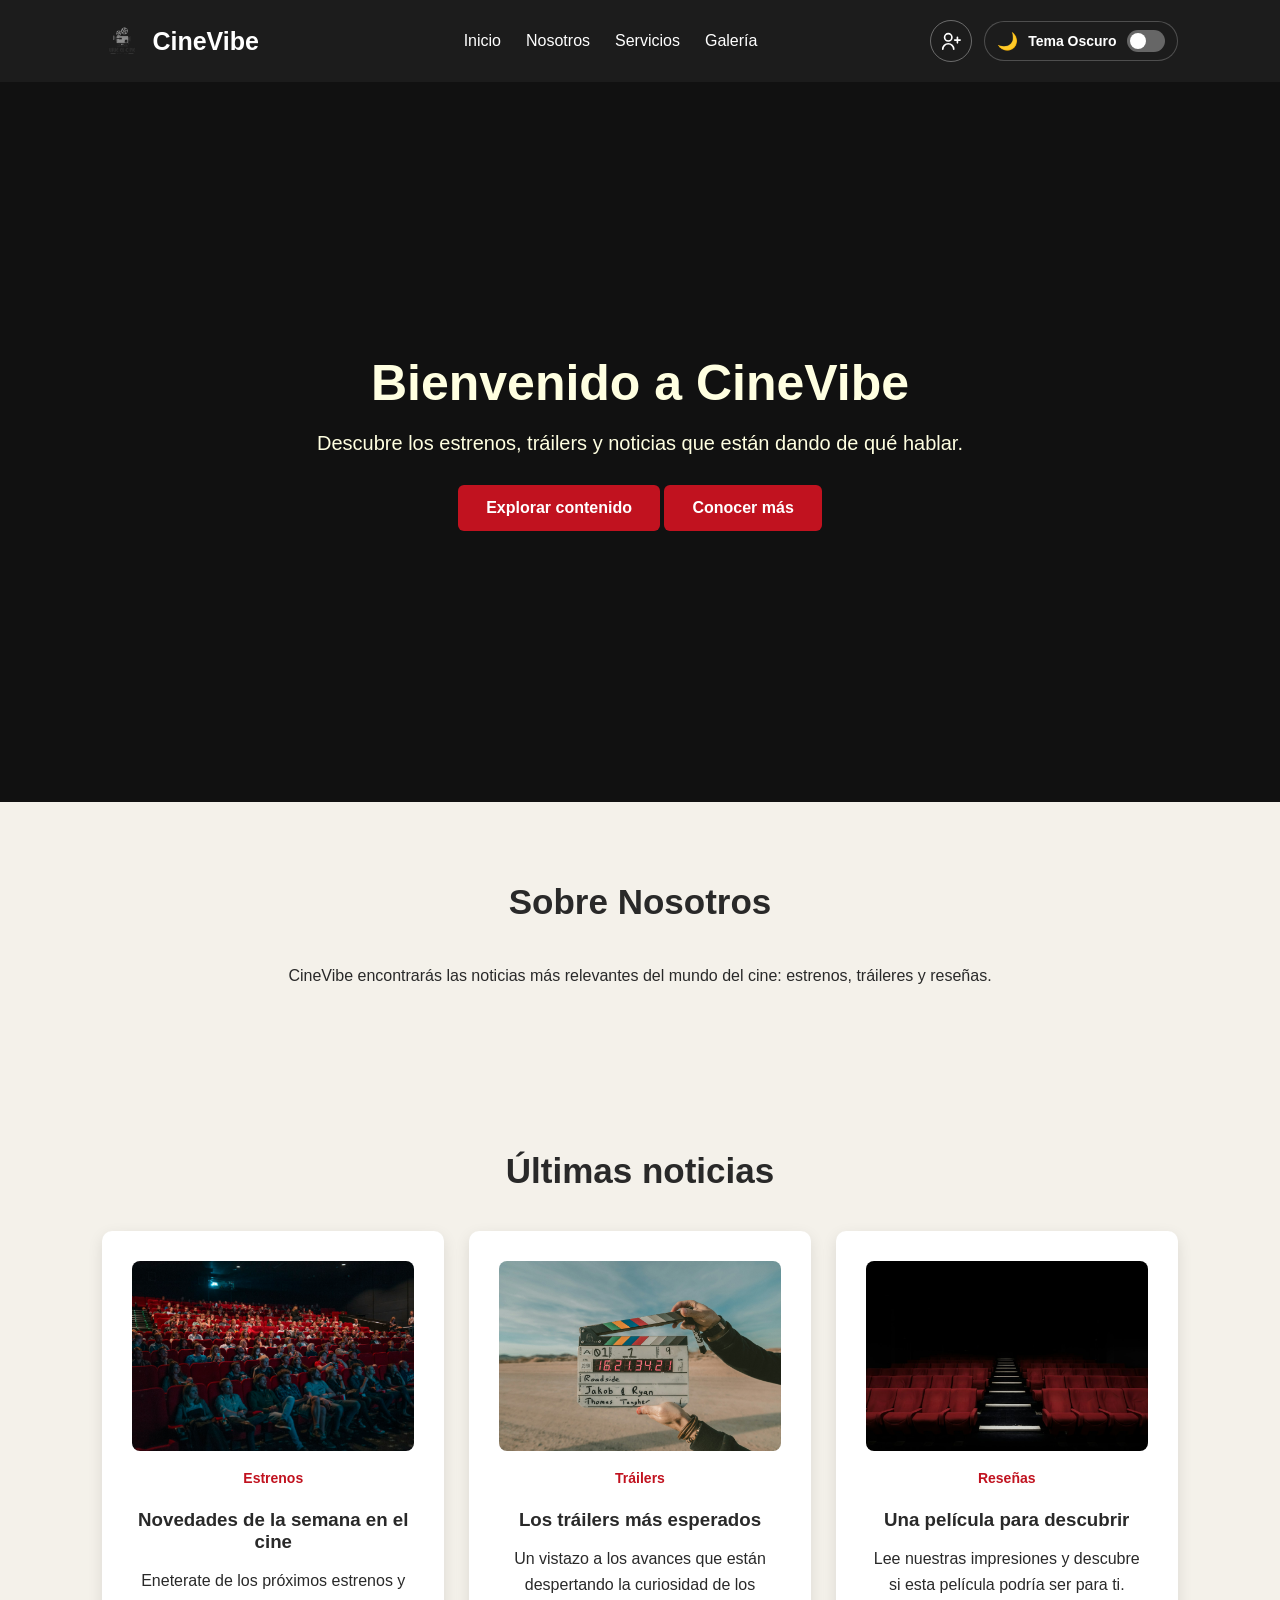
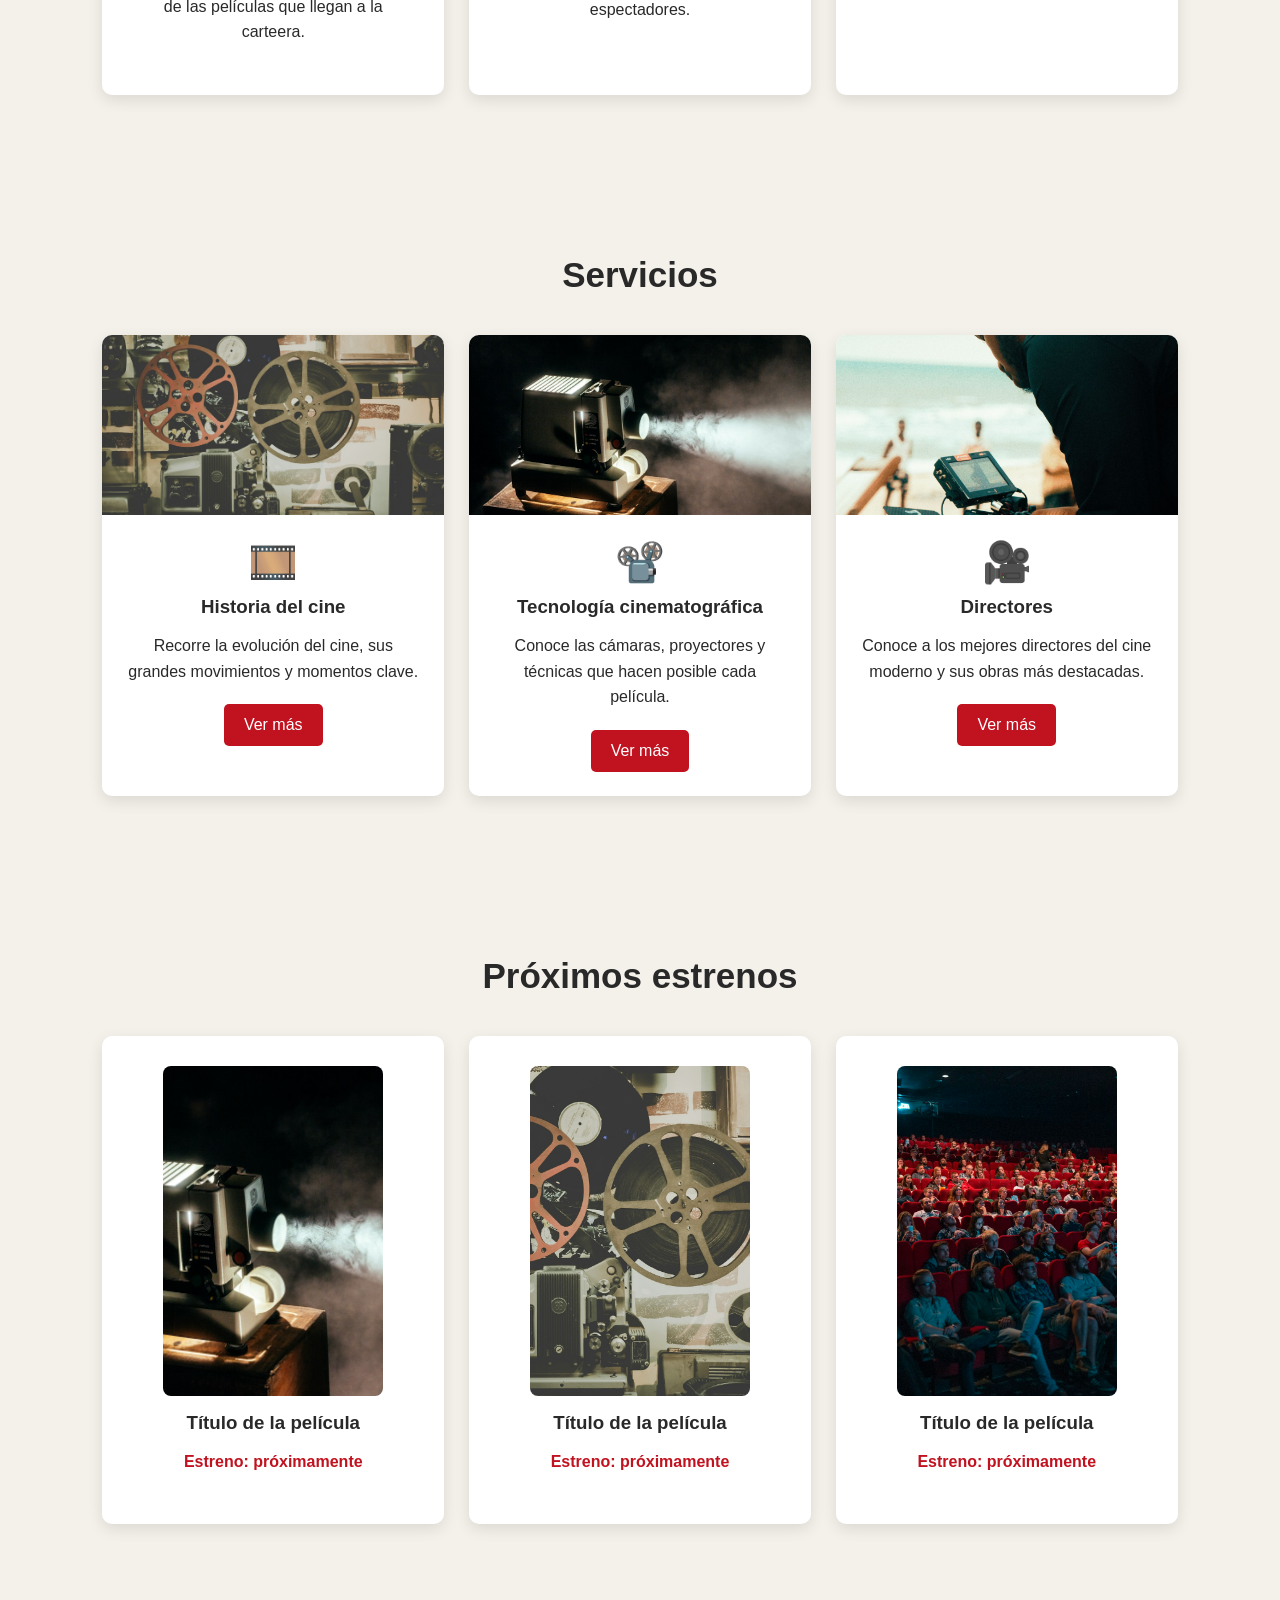
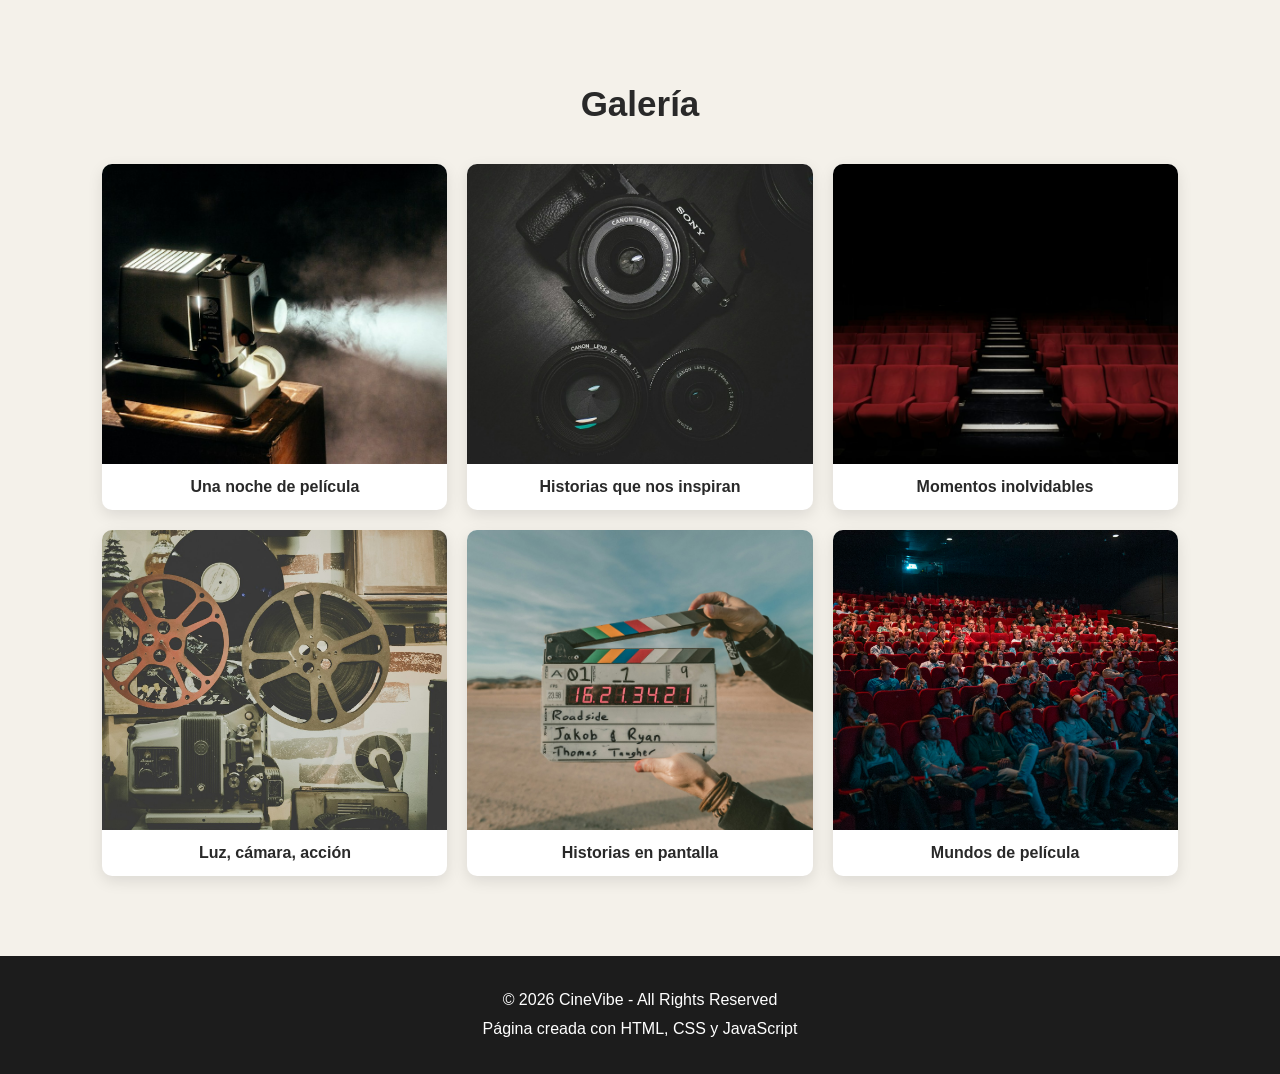
<file: index.html>
<!DOCTYPE html>
<html lang="es">
<head>
    <meta charset="UTF-8">
    <meta name="viewport" content="width=device-width, initial-scale=1.0">

    <title> CineVibe | Noticias de Cine</title>

    <!-- Conexión con CSS -->
    <link rel="stylesheet" href="styles.css">
</head>

<body>
    <!-- =========================
         ENCABEZADO
    ========================== -->
    <header>

        <div class="logo">
            <img src="logo.png" alt="">
            <span>CineVibe</span>
        </div>

        <nav>
            <a href="#inicio">Inicio</a>
            <a href="#nosotros">Nosotros</a>
            <a href="#servicios">Servicios</a>
            <a href="#galeria">Galería</a>
        </nav>
        <div class="acciones-header">
            <a class="registro-icono"
               href="registro.html"
               aria-label="Inscribirse en CineVibe"
               title="Inscribirse">
                <svg viewBox="0 0 24 24" aria-hdden="true">
                    <circle cx="9" cy="8" r="4"></circle>
                    <path d="M3 21a6 6 0 0 1 12 0"></path>
                    <path d="M19 8v6M16 11h6"></path>
                </svg>
            </a>
            <button id="temaBtn" class="tema-toggle" type="button"
                aria-label="Cambiar a tema oscuro" aria-pressed="false">
                <span class="tema-toggle__icono" aria-hidden="true">🌙</span>
                <span class="tema-toggle__texto">Tema Oscuro</span>
                <span class="tema-toggle__pista" aria-hidden="true">
                    <span class="tema-toggle__circulo"></span>
                </span>
            </button>
        </div>
    </header>


    <!-- =========================
         SECCIÓN PRINCIPAL
    ========================== -->
    <section id="inicio" class="hero">

        <div class="hero-slideshow" aria-hidden="true">
    <span class="hero-slide hero-slide--1"></span>
    <span class="hero-slide hero-slide--2"></span>
    <span class="hero-slide hero-slide--3"></span>
    <span class="hero-slide hero-slide--4"></span>
        </div>
        
        <div class="hero-text">

            <h1>Bienvenido a CineVibe</h1>

            <p>
                Descubre los estrenos, tráilers y noticias que están dando de qué hablar.
            </p>

            <a class="hero-boton" href="#servicios">
                Explorar contenido 
            </a>

            <button class="hero-boton" onclick="mostrarMensaje()">
                Conocer más
            </button>

        </div>

    </section>


    <!-- =========================
         NOSOTROS
    ========================== -->
    <section id="nosotros" class="section">

        <h2>Sobre Nosotros</h2>

        <p class="texto-centro">
            CineVibe encontrarás las noticias más relevantes del mundo del cine: estrenos, tráileres y reseñas.
        </p>

    </section>
    
    <section id="noticias" class="section">
        <h2>Últimas noticias</h2>

        <div class="cards">
            <article class="card">
                <img class="noticia-imagen" src="fondo2.jpg" alt="Público disfrutando de una película en la sala de cine">
                <p class="noticia-categoria">Estrenos</p>
                <h3>Novedades de la semana en el cine</h3>
                <p>Eneterate de los próximos estrenos y de las películas que llegan a la carteera.</p>
            </article>

            <article class="card">
                <img class="noticia-imagen" src="fondo1.jpg" alt="Claqueta de cine durante una producción">
                <p class="noticia-categoria">Tráilers</p>
                <h3>Los tráilers más esperados</h3>
                <p>Un vistazo a los avances que están despertando la curiosidad de los espectadores.</p>
            </article>

            <article class="card">
                <img class="noticia-imagen" src="foto3.jpg" alt="Butacas rojas en una sala de cine">
                <p class="noticia-categoria">Reseñas</p>
                <h3>Una película para descubrir</h3>
                <p>Lee nuestras impresiones y descubre si esta película podría ser para ti.</p>
            </article>
        </div>
    </section>

    <!-- =========================
         SERVICIOS
    ========================== -->
    <section id="servicios" class="section fondo">

        <h2>Servicios</h2>

        <div class="cards">

            <div class="card">
                <img class="servicio-imagen" src="fondo3.jpg" alt="" aria-hidden="true">
                <div class="card-contenido">
                <span class="servicio-icono" aria-hidden="true">🎞️</span>
                <h3>Historia del cine</h3>
                <p>
                    Recorre la evolución del cine, sus grandes movimientos y momentos clave.
                </p>

                <button onclick="mostrarServicio('Historia del cine')">
                    Ver más
                </button>
                </div>
            </div>


            <div class="card">
                <img class="servicio-imagen" src="foto1.jpg" alt="" aria-hidden="true">
                <div class="card-contenido">
                <span class="servicio-icono" aria-hidden="true">📽️</span>
                <h3>Tecnología cinematográfica</h3>
                <p>
                    Conoce las cámaras, proyectores y técnicas que hacen posible cada película.
                </p>

                <button onclick="mostrarServicio('Tecnología cinematográfica')">
                    Ver más
                </button>
                </div>
            </div>


            <div class="card">
                <img class="servicio-imagen" src="teatro.jpg" alt="" aria-hidden="true">
                <div class="card-contenido">
                <span class="servicio-icono" aria-hidden="true">🎥</span>
                <h3>Directores</h3>
                <p>
                    Conoce a los mejores directores del cine moderno y sus obras más destacadas.
                </p>

                <button onclick="mostrarServicio('Directores')">
                    Ver más
                </button>
                </div>
            </div>

        </div>

    </section>

    <section id="estrenos" class="section">
        <h2>Próximos estrenos</h2>

        <div class="cards">
            <div class="card">
                <img class="estreno-poster" src="foto1.jpg" alt="Imagen cinematográfica para el próximo estreno">
                <h3>Título de la película</h3>
                <p class="estreno-fecha">Estreno: próximamente</p>
            </div>

            <div class="card">
                <img class="estreno-poster" src="fondo3.jpg" alt="Imagen cinematográfica para el próximo estreno">
                <h3>Título de la película</h3>
                <p class="estreno-fecha">Estreno: próximamente</p>
            </div>

            <div class="card">
                <img class="estreno-poster" src="fondo2.jpg" alt="Imagen cinematográfica para el próximo estreno">
                <h3>Título de la película</h3>
                <p class="estreno-fecha"> Estreno: próximamente</p>
            </div>
        </div>
    </section>

    <!-- =========================
         GALERÍA
    ========================== -->
    <section id="galeria" class="section">

        <h2>Galería</h2>

        <div class="galeria">
            <figure class="galeria-tarjeta">
                <img src="foto1.jpg" alt="Escena de cine">
                <figcaption>Una noche de película</figcaption>
            </figure>

            <figure class="galeria-tarjeta">
                <img src="foto2.jpg" alt="Cámara fotográfica utilizada para crear imágenes de cine">
                <figcaption>Historias que nos inspiran</figcaption>
            </figure>

            <figure class="galeria-tarjeta">
                <img src="foto3.jpg" alt="Sala de cine con butacas rojas">
                <figcaption>Momentos inolvidables</figcaption>
            </figure>

            <figure class="galeria-tarjeta">
                <img src="fondo3.jpg" alt="Rollos de película antiguos">
                <figcaption>Luz, cámara, acción</figcaption>
            </figure>

            <figure class="galeria-tarjeta">
                <img src="fondo1.jpg" alt="Claqueta preparada para iniciar una escena">
                <figcaption>Historias en pantalla</figcaption>
            </figure>

            <figure class="galeria-tarjeta">
                <img src="fondo2.jpg" alt="Público viendo una película en una sala">
                <figcaption>Mundos de película</figcaption>
            </figure>
        </div>

    </section>


    <!-- =========================
         PIE DE PÁGINA
    ========================== -->
    <footer>

        <p>
            © 2026 CineVibe - All Rights Reserved
        </p>

        <p>
            Página creada con HTML, CSS y JavaScript
        </p>

    </footer>


    <!-- Conexión con JavaScript -->
    <script src="script.js"></script>

</body>
</html>
</file>
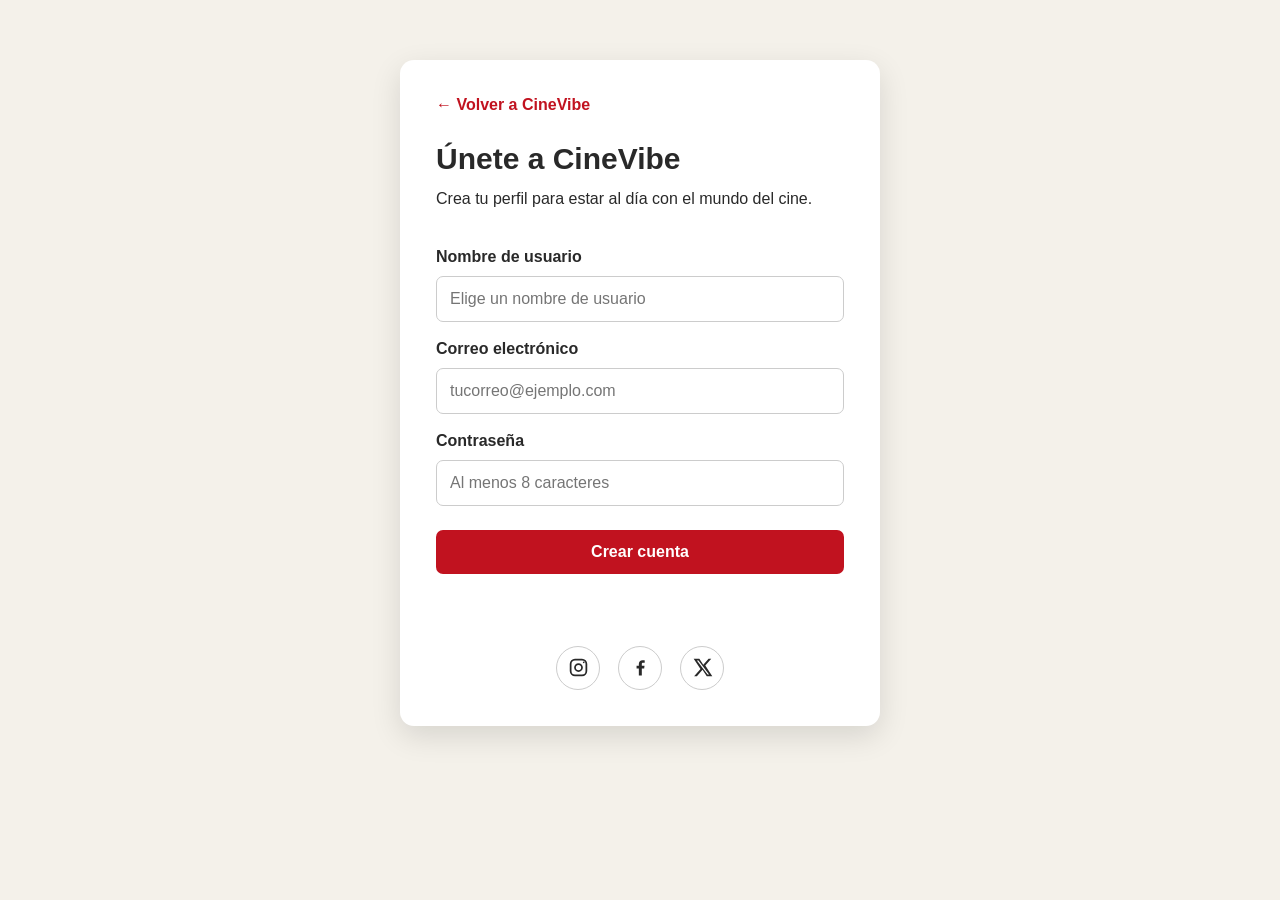
<file: registro.html>
<!DOCTYPE html>
<html lang="es">
<head>
    <meta charset="UTF-8">
    <meta name="viewport" content="width=device-width, initial-scale=1.0">
    <title>Inscripción | CineVibe</title>
    <link rel="stylesheet" href="styles.css">
</head>
<body>
    <main class="registro">
        <a href="index.html">← Volver a CineVibe</a>

        <h1>Únete a CineVibe</h1>
        <p>Crea tu perfil para estar al día con el mundo del cine.</p>

        <form id="formularioRegistro">
            <label for="usuario">Nombre de usuario</label>
            <input type="text" id="usuario" name="usuario"
                   minlength="3" maxlength="30" required
                   autocomplete="username"
                   placeholder="Elige un nombre de usuario">

            <label for="correo">Correo electrónico</label>
            <input type="email" id="correo" name="correo"
                   required autocomplete="email"
                   placeholder="tucorreo@ejemplo.com">

            <label for="contrasena">Contraseña</label>
            <input type="password" id="contrasena" name="contrasena"
                   minlength="8" required autocomplete="new-password"
                   placeholder="Al menos 8 caracteres">

            <button type="submit">Crear cuenta</button>
            <p id="registroMensaje" aria-live="polite"></p>
        </form>
        <div class="redes-registro" aria-label="Redes sociales de Cinevibe">
            <a href="https://www.instagram.com"
               target="_blank" rel="noopener noreferrer"
               aria-label="Instagram de CineVibe">
                <svg viewBox="0 0 24 24" aria-hidden="true">
                    <rect x="3" y="3" width="18" height="18" rx="5"></rect>
                    <circle cx="12" cy="12" r="4"></circle>
                    <circle class="punto" cx="18" cy="6" r="1"></circle>
                </svg>
            </a>

            <a href="https://www.facebook.com"
               target="_blank" rel="noopener noreferrer"
               aria-label="Facebook de CineVibe">
                <svg viewBox="0 0 24 24" aria-hidden="true">
                    <path d="M13.5 21v-8h2.7l.4-3h-3.1V8.1c0-.9.3-1.5 1.6-1.5h1.7V3.9c-.3 0-1.3-.1-2.5-.1-2.5 0-4.2 1.5-4.2 4.3V10H7.5v3h2.6v8z"></path>
                </svg>
            </a>

            <a href="https://x.com/TU_USUARIO"
               target="_blank" rel="noopener noreferrer"
               aria-label="X de CineVibe">
                <svg viewBox="0 0 24 24" aria-hidden="true">
                    <path d="M18.9 2H22l-6.8 7.8L23.2 22h-6.3L12 14.6 5.6 22H2.4l7.3-8.4L1.9 2h6.5l4.5 6.8zm-1.1 18h1.7L7.4 3.9H5.6z"></path>
                </svg>
            </a> 
        </div>
    </main>
</body>
</html>
</file>
<file: styles.css>
/* =========================
   CONFIGURACIÓN GENERAL
========================= */

* {
    --color-fondo: #f4f1ea;
    --color-superficie: #ffffff;
    --color-texto: #292929;
    --color-oscuro: #1c1c1c;
    --color-acento: #c1121f;
    --color-acento-hover: #980e18;
    margin: 0;
    padding: 0;
    box-sizing: border-box;
}

html {
    scroll-behavior: smooth;
}

body {
    font-family: Arial, sans-serif;
    background-color: var(--color-fondo);
    color: var(--color-texto);
}


/* =========================
   ENCABEZADO
========================= */

header {
    background-color: var(--color-oscuro);
    color: white;

    display: flex;
    justify-content: space-between;
    align-items: center;

    padding: 20px 8%;

    position: sticky;
    top: 0;

    z-index: 1000;
}

.logo {
    display: flex;
    align-items: center;
    gap: 10px;
    font-size: 25px;
    font-weight: bold;
}

.logo img {
    width: 40px;
    height: 40px;
    object-fit: contain;
}

nav {
    display: flex;
    gap: 25px;
    margin-left: 32px;
}

nav a {
    color: white;
    text-decoration: none;
}

nav a:hover {
    color: var(--color-acento);
}


/* =========================
   HERO
========================= */

.hero {
    position: relative;
    min-height: 80vh;
    display: flex;
    justify-content: center;
    align-items: center;
    text-align: center;
    padding: 40px;
    overflow: hidden;
    background: #111;
    color: rgb(255, 255, 225);
}

.hero-slideshow {
    position: absolute;
    inset: 0;
    z-index: 0;
}

.hero-slide {
    position: absolute;
    inset: 0;
    opacity: 0;
    background-size: cover;
    background-position: center;
    animation: cambioHero 20s infinite ease-in-out;
}

.hero-slide--1 {
    background-image: url('foto1.jpg');
}

.hero-slide--2 {
    background-image: url('foto2.jpg');
    animation-delay: 5s;
}

.hero-slide--3 {
    background-image: url('fondo2.jpg');
    animation-delay: 10s;
}

.hero-slide--4 {
    background-image: url('fondo3.jpg');
    animation-delay: 15s;
}

.hero-slide::after {
    content: "";
    position: absolute;
    inset: 0;
    background: rgba(0, 0, 0, 0.55);
}

@keyframes cambioHero {
    0% {
        opacity: 0;
    }
   
    5% {
        opacity: 1;
    }

    25% {
        opacity: 1;
    }

    30% {
        opacity: 0;
    }
   
    100% {
        opacity: 0;
    }
}

.hero-text {
    max-width: 700px;
    position: relative;
    z-index: 1;
}

.hero h1 {
    font-size: 50px;
    margin-bottom: 20px;
}

.hero p {
    font-size: 20px;
    margin-bottom: 30px;
}

.hero-boton {
    display: inline-block;
    padding: 14px 28px;
    background-color: var(--color-acento);
    color: white;
    text-decoration: none;
    border-radius: 6px;
    font-weight: bold;
    transition: background-color 0.3s, transform 0.3s;
}

.hero-boton:hover {
    background-color: var(--color-acento-hover);
    transform: scale(1.05);
}

.hero-boton:focus-visible {
    outline: 3px solid var(--color-acento);
    outline-offset: 4px;
}


/* =========================
   SECCIONES
========================= */

.section {
    padding: 80px 8%;
}

.section h2 {
    text-align: center;
    font-size: 35px;
    margin-bottom: 40px;
}

.fondo {
    background-color: var(--color-fondo);
}

.texto-centro {
    max-width: 800px;
    margin: auto;
    text-align: center;
    line-height: 1.8;
}


/* =========================
   BOTONES
========================= */

button {
    background-color: var(--color-acento);
    color: white;

    border: none;

    padding: 12px 20px;

    border-radius: 5px;

    cursor: pointer;

    font-size: 16px;
}

#temaBtn.tema-toggle {
    display: inline-flex;
    align-items: center;
    gap: 10px;
    background: var(--color-oscuro);
    color: #fff;
    border: none;
    padding: 8px 12px;
    border: 1px solid rgba(255,255,255,0.22);
    border-radius: 999px;
    cursor: pointer;
    font-size: 14px;
    font-weight: 600;
    transition: background-color 0.25s ease, border-color 0.3s ease, transform 0.2s ease;
}

#temaBtn.tema-toggle:hover {
    background: #454545;
    border-color: rgba(255,255,255,0.45);
    transform: translateY(-1px);
}

#temaBtn.tema-toggle:focus-visible {
    outline: 3px solid #00aaff;
    outline-offset: 3px;
}

.tema-toggle__icono {
    font-size: 17px;
    color: #ffd166;
    line-height: 1;
}

.tema-toggle__pista {
    display: flex;
    align-items: center;
    width: 38px;
    height: 22px;
    padding: 3px;
    border-radius: 999px;
    background: #666;
    transition: background-color 0.25s ease;
}

.tema-toggle__circulo {
    width: 16px;
    height: 16px;
    border-radius: 50%;
    background: #fff;
    transition: transform 0.25s ease;
}

#temaBtn[aria-pressed="true"] .tema-toggle__pista {
    background: #0077cc;
}

#temaBtn[aria-pressed="true"] .tema-toggle__circulo {
    transform: translateX(16px);
}


/* =========================
   TARJETAS
========================= */

.cards {
    display: grid;

    grid-template-columns:
        repeat(3, 1fr);

    gap: 25px;
}

.card {
    background-color: var(--color-superficie);

    padding: 30px;

    text-align: center;

    border-radius: 10px;

    box-shadow:
        0 5px 15px rgba(0, 0, 0, 0.1);
}

.card-contenido {
    padding: 24px;
}

.card h3 {
    margin-bottom: 15px;
}

.card p {
    margin-bottom: 20px;
    line-height: 1.6;
}

.noticia-imagen {
    display: block;
    width: 100%;
    height: 190px;
    object-fit: cover;
    border-radius: 8px;
    margin-bottom: 16px;
}

.noticia-categoria {
    color:var(--color-acento);
    font-size: 14px;
    font-weight: bold;
    margin-bottom: 8px;
}

.servicio-icono {
    display: block;
    font-size: 40px;
    margin-bottom: 14px;
}

#servicios .card {
    padding: 0;
    overflow: hidden;
    color: var(--color-texto);
    transition: transform 0.25s ease, box-shadow 0.25s ease;
}

#servicios .card:hover {
    transform: translateY(-8px);
    box-shadow: 0 12px 25px rgba(0, 0, 0, 0.18);
}   

.servicio-imagen {
    display: block;
    width: 100%;
    height: 180px;
    object-fit: cover;
}

.servicio-icono {
    margin-bottom: 10px;
}

#estrenos .cards {
    grid-template-columns: repeat(auto-fit, minmax(180px, 1fr));
}

.estreno-poster {
    display: block;
    width: min(100%, 220px);
    aspect-ratio: 2 / 3;
    object-fit: cover;
    border-radius: 8px;
    margin: 0 auto 16px;
}

.estreno-fecha {
    color: var(--color-acento);
    font-weight: bold;
}


/* =========================
   GALERÍA
========================= */

.galeria {
    display: grid;
    grid-template-columns: repeat(3, 1fr);
    gap: 20px;
}

.galeria-tarjeta {
    overflow: hidden;
    margin: 0;
    border-radius: 10px;
    background-color: var(--color-superficie);
    color: var(--color-texto);
    box-shadow: 0 5px 15px rgba(0, 0, 0, 0.1);
}

.galeria-tarjeta img {
    display: block;
    width: 100%;
    height: 300px;
    object-fit: cover;
    transition: transform 0.3s ease;
}

.galeria-tarjeta:hover img {
    transform: scale(1.06);
}

.galeria-tarjeta figcaption {
    padding: 14px;
    text-align: center;
    font-weight: bold;
}


/* =========================
   FORMULARIO
========================= */

form {
    max-width: 600px;

    margin: auto;

    display: flex;

    flex-direction: column;

    gap: 15px;
}

form input,
form textarea {
    padding: 15px;

    border: 1px solid #ccc;

    border-radius: 5px;

    font-family: Arial;
}

form textarea {
    height: 150px;

    resize: vertical;
}


/* =========================
   PIE DE PÁGINA
========================= */

footer {
    background-color: var(--color-oscuro);

    color: white;

    text-align: center;

    padding: 30px;

    line-height: 1.8;
}


/* =========================
   RESPONSIVE
========================= */

@media (max-width: 768px) {

    header {
        flex-direction: column;

        gap: 20px;
    }

    nav {
        flex-wrap: wrap;

        justify-content: center;
        margin-left: 0;
    }

    .hero h1 {
        font-size: 35px;
    }

    .cards {
        grid-template-columns: 1fr;
    }

    .galeria {
        grid-template-columns: 1fr;
    }

}


/* =========================
   DARK MODE
========================= */
body.modo-oscuro {
    background-color: var(--color-oscuro);
    color: white;
}

body.modo-oscuro .fondo {
    background-color: #1e1e1e;
}

body.modo-oscuro .card {
    background-color: #242424;
    color: white;    
}

body.modo-oscuro #servicios .card {
    background-color: #242424;
    color: white;
}


/* Página de inscripción */
.registro {
    width: min(100% - 32px, 480px);
    margin: 60px auto;
    padding: 36px;
    background-color: var(--color-superficie);
    color: var(--color-texto);
    border-radius: 14px;
    box-shadow: 0 10px 30px rgba(0, 0, 0, 0.12);
}

.registro > a {
    display: inline-block;
    margin-bottom: 28px;
    color: var(--color-acento);
    text-decoration: none;
    font-weight: bold;
}
.registro > a:hover {
    text-decoration: underline;
}

.registro h1 {
    margin-bottom: 10px;
    font-size: 30px;
}

.registro > p {
    margin-bottom: 28px;
    line-height:1.6;
}

#formularioRegistro {
    display: flex;
    flex-direction: column;
    gap: 10px;
}

#formularioRegistro label {
    margin-top: 8px;
    font-weight: bold;
}

#formularioRegistro input {
    width: 100%;
    padding: 13px;
    border: 1px solid #ccc;
    border-radius: 7px;
    font: inherit;
}

#formularioRegistro input:focus-visible {
    outline: 3px solid var(--color-acento);
    outline-offset: 2px;
}

#formularioRegistro button {
    margin-top:14px;
    padding: 13px;
    border: 0;
    border-radius: 7px;
    background-color: var(--color-acento);
    color: white;
    font: inherit;
    font-weight: bold;
    cursor: pointer;
    transition: background-color 0.2s ease, transform 0.2s ease;
}

#formularioRegistro button:hover {
    background-color: var(--color-acento-hover);
    transform: translateY(-2px);
}

#registroMensaje {
    min-height: 24px;
    margin-top: 10px;
    color: var(--color-acento);
    line-height: 1.5;
}

@media (max-width: 768px) {
    .registro {
        margin: 24px auto;
        padding: 24px 20px;
    }
}

.acciones-header {
    display: flex;
    align-items: center;
    gap: 12px;
}

.registro-icono {
    display: grid;
    place-items: center;
    width: 42px;
    height: 42px;
    color: white;
    border: 1px solid rgba(255, 255, 255, 0.35);
    border-radius: 50%;
    transition: color 0.2s ease, background-color 0.2s ease;
}

.registro-icono svg {
    width: 22px;
    height: 22px;
    fill: none;
    stroke: currentColor;
    stroke-width: 1.8;
    stroke-linecap: round;
    stroke-linejoin: round;
}

.registro-icono:hover {
    color: white;
    background-color: var(--color-acento);
}

.registro-icono:focus-visible {
    outline: 3px solid var(--color-acento);
    outline-offset: 3px;
}

.redes-registro {
    display: flex;
    justify-content: center;
    gap: 18px;
    margin-top: 28px;
}

.redes-registro a {
    display: grid;
    place-items: center;
    width: 44px;
    height: 44px;
    color: var(--color-texto);
    border: 1px solid #ccc;
    border-radius: 50%;
    transition: color 0.2s ease, background-color 0.2s ease,
                border-color 0.2s ease, transform 0.2s ease;
}

.redes-registro svg {
    width: 21px;
    height: 21px;
    fill: currentColor;
}

.redes-registro svg rect,
.redes-registro svg circle:not(.punto) {
    fill: none;
    stroke: currentColor;
    stroke-width: 2;
}

.redes-registro a:hover {
    color: white;
    background-color: var(--color-acento);
    border-color: var(--color-acento);
    transform: translateY(-3px);
}

.redes-registro a:focus-visible {
    outline: 3px solid var(--color-acento);
    outline-offset: 3px;
}
</file>
